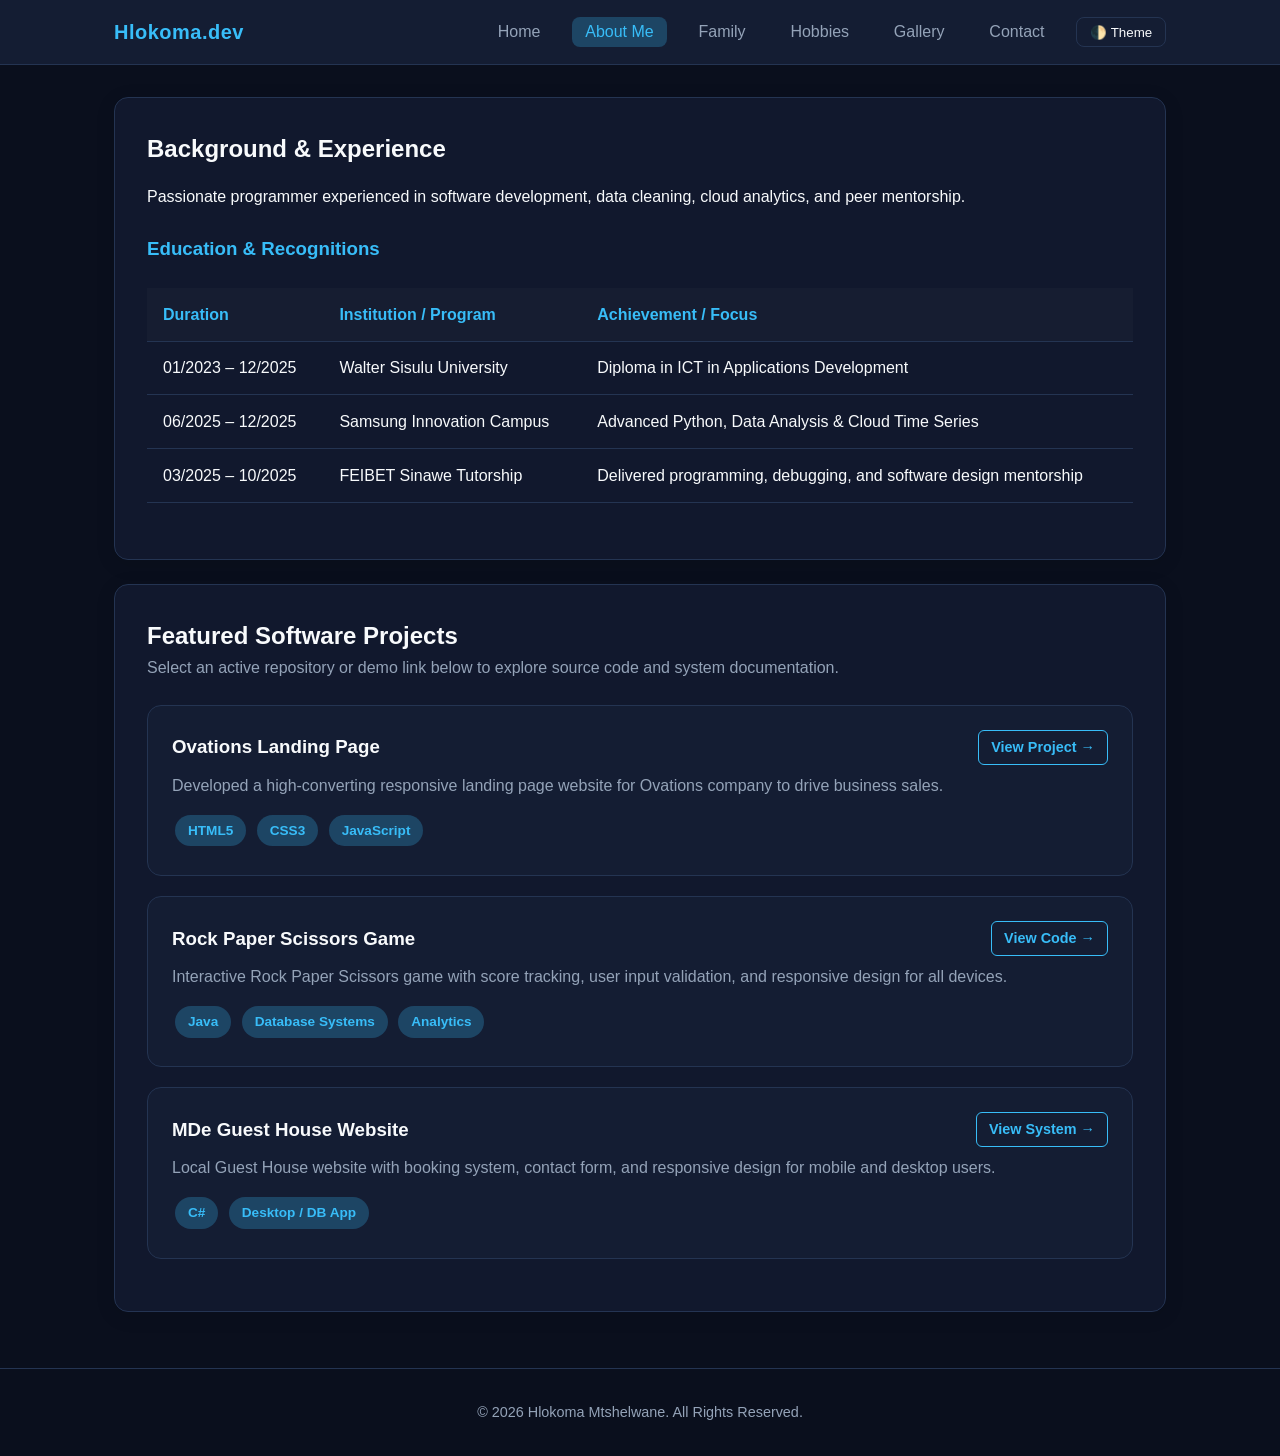
<file: index.html>
<!DOCTYPE html>
<html lang="en">
<head>
  <meta charset="UTF-8">
  <meta name="viewport" content="width=device-width, initial-scale=1.0">
  <title>About & Projects | Hlokoma Mtshelwane</title>
  <link rel="stylesheet" href="style.css">
</head>
<body>

  <header>
    <div class="nav-container">
      <a href="index.html" class="logo">Hlokoma.dev</a>
      <nav>
        <ul>
          <li><a href="index.html">Home</a></li>
          <li><a href="about.html" class="active">About Me</a></li>
          <li><a href="family.html">Family</a></li>
          <li><a href="hobbies.html">Hobbies</a></li>
          <li><a href="gallery.html">Gallery</a></li>
          <li><a href="contact.html">Contact</a></li>
          <li><button class="theme-toggle-btn" onclick="toggleTheme()">🌓 Theme</button></li>
        </ul>
      </nav>
    </div>
  </header>

  <main class="main-wrapper">

    <div class="card">
      <h2>Background & Experience</h2>
      <p style="margin: 1rem 0;">
        Passionate programmer experienced in software development, data cleaning, cloud analytics, and peer mentorship.
      </p>

      <h3 style="color: var(--accent); margin-top: 1.5rem;">Education & Recognitions</h3>
      <table>
        <thead>
          <tr>
            <th>Duration</th>
            <th>Institution / Program</th>
            <th>Achievement / Focus</th>
          </tr>
        </thead>
        <tbody>
          <tr>
            <td>01/2023 – 12/2025</td>
            <td>Walter Sisulu University</td>
            <td>Diploma in ICT in Applications Development</td>
          </tr>
          <tr>
            <td>06/2025 – 12/2025</td>
            <td>Samsung Innovation Campus</td>
            <td>Advanced Python, Data Analysis & Cloud Time Series</td>
          </tr>
          <tr>
            <td>03/2025 – 10/2025</td>
            <td>FEIBET Sinawe Tutorship</td>
            <td>Delivered programming, debugging, and software design mentorship</td>
          </tr>
        </tbody>
      </table>
    </div>


    <div class="card">
      <h2>Featured Software Projects</h2>
      <p style="color: var(--text-muted); margin-bottom: 1.5rem;">
        Select an active repository or demo link below to explore source code and system documentation.
      </p>

      
      <div class="project-card">
        <div class="project-header">
          <h3>Ovations Landing Page</h3>
          <a href="https://ovationsza.com/" target="_blank" rel="noopener noreferrer" class="project-link">
            View Project &rarr;
          </a>
        </div>
        <p style="color: var(--text-muted); margin-bottom: 0.75rem;">
          Developed a high-converting responsive landing page website for Ovations company to drive business sales.
        </p>
        <span class="badge">HTML5</span>
        <span class="badge">CSS3</span>
        <span class="badge">JavaScript</span>
      </div>


      <div class="project-card">
        <div class="project-header">
          <h3>Rock Paper Scissors Game</h3>
          <a href="https://moccasin-bear-323754.hostingersite.com/" target="_blank" rel="noopener noreferrer" class="project-link">
            View Code &rarr;
          </a>
        </div>
        <p style="color: var(--text-muted); margin-bottom: 0.75rem;">
          Interactive Rock Paper Scissors game with score tracking, user input validation, and responsive design for all devices.
        </p>
        <span class="badge">Java</span>
        <span class="badge">Database Systems</span>
        <span class="badge">Analytics</span>
      </div>


      <div class="project-card">
        <div class="project-header">
          <h3>MDe Guest House Website</h3>
          <a href="https://floralwhite-ape-929493.hostingersite.com/" target="_blank" rel="noopener noreferrer" class="project-link">
            View System &rarr;
          </a>
        </div>
        <p style="color: var(--text-muted); margin-bottom: 0.75rem;">
          Local Guest House website with booking system, contact form, and responsive design for mobile and desktop users.
        </p>
        <span class="badge">C#</span>
        <span class="badge">Desktop / DB App</span>
      </div>
    </div>
  </main>

  <footer>
    <p>&copy; 2026 Hlokoma Mtshelwane. All Rights Reserved.</p>
  </footer>

  <script src="script.js"></script>
</body>
</html>
</file>
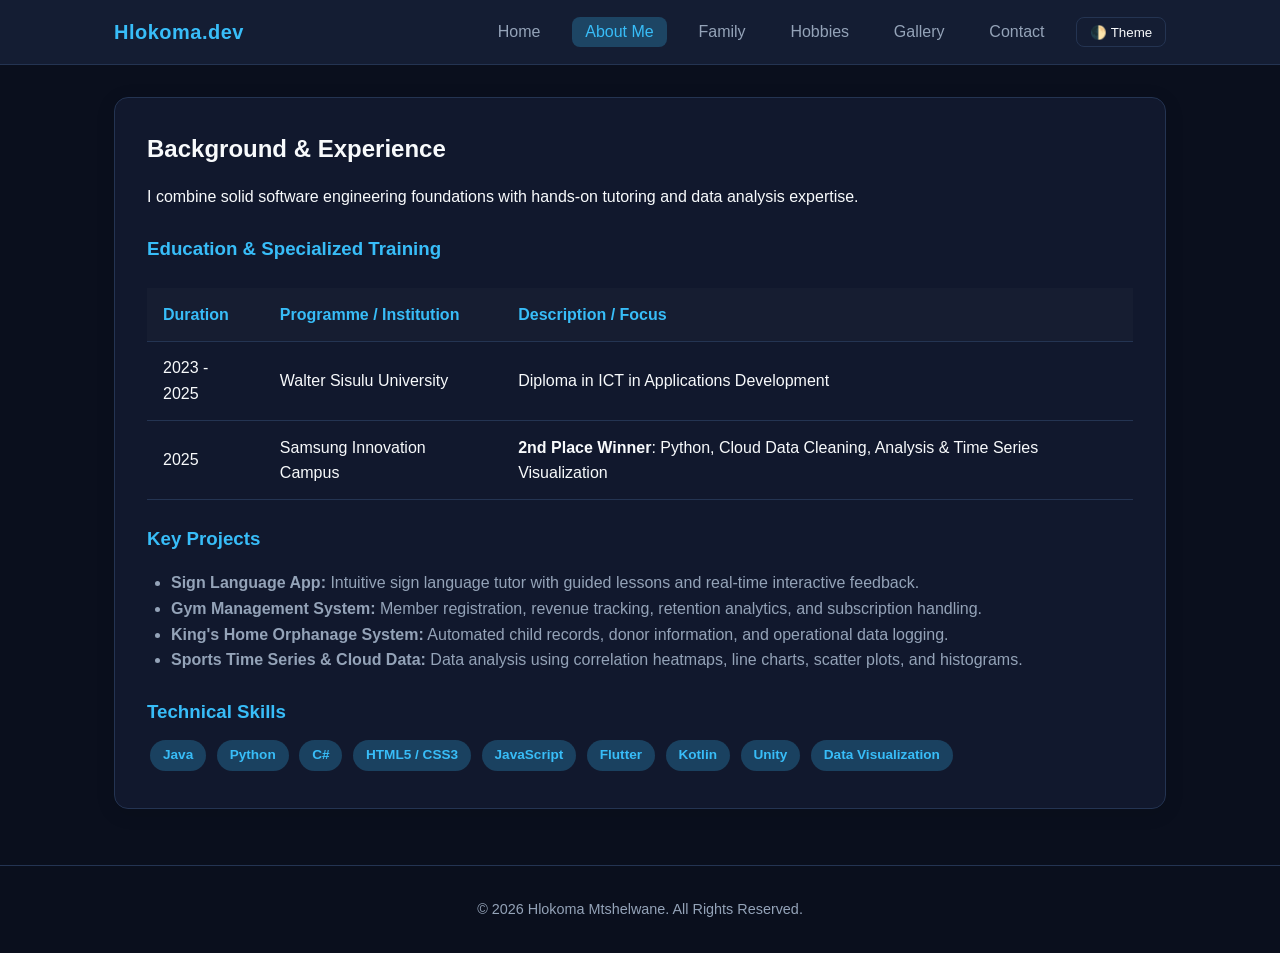
<file: about.html>
<!DOCTYPE html>
<html lang="en">
<head>
  <meta charset="UTF-8">
  <meta name="viewport" content="width=device-width, initial-scale=1.0">
  <title>About Me | Hlokoma Mtshelwane</title>
  <link rel="stylesheet" href="style.css">
</head>
<body>

  <header>
    <div class="nav-container">
      <a href="index.html" class="logo">Hlokoma.dev</a>
      <nav>
        <ul>
          <li><a href="index.html">Home</a></li>
          <li><a href="about.html" class="active">About Me</a></li>
          <li><a href="family.html">Family</a></li>
          <li><a href="hobbies.html">Hobbies</a></li>
          <li><a href="gallery.html">Gallery</a></li>
          <li><a href="contact.html">Contact</a></li>
          <li><button class="theme-toggle-btn" onclick="toggleTheme()">🌓 Theme</button></li>
        </ul>
      </nav>
    </div>
  </header>

  <main class="main-wrapper">
    <div class="card">
      <h2>Background & Experience</h2>
      <p style="margin: 1rem 0;">
        I combine solid software engineering foundations with hands-on tutoring and data analysis expertise.
      </p>

      <h3 style="color: var(--accent); margin-top: 1.5rem;">Education & Specialized Training</h3>
      <table>
        <thead>
          <tr>
            <th>Duration</th>
            <th>Programme / Institution</th>
            <th>Description / Focus</th>
          </tr>
        </thead>
        <tbody>
          <tr>
            <td>2023 - 2025</td>
            <td>Walter Sisulu University</td>
            <td>Diploma in ICT in Applications Development</td>
          </tr>
          <tr>
            <td>2025</td>
            <td>Samsung Innovation Campus</td>
            <td><strong>2nd Place Winner</strong>: Python, Cloud Data Cleaning, Analysis & Time Series Visualization</td>
          </tr>
        </tbody>
      </table>

      <h3 style="color: var(--accent); margin-top: 1.5rem;">Key Projects</h3>
      <ul style="margin: 1rem 0 1.5rem 1.5rem; color: var(--text-muted);">
        <li><strong>Sign Language App:</strong> Intuitive sign language tutor with guided lessons and real-time interactive feedback.</li>
        <li><strong>Gym Management System:</strong> Member registration, revenue tracking, retention analytics, and subscription handling.</li>
        <li><strong>King's Home Orphanage System:</strong> Automated child records, donor information, and operational data logging.</li>
        <li><strong>Sports Time Series & Cloud Data:</strong> Data analysis using correlation heatmaps, line charts, scatter plots, and histograms.</li>
      </ul>

      <h3 style="color: var(--accent); margin-top: 1.5rem;">Technical Skills</h3>
      <div style="margin-top: 0.5rem;">
        <span class="badge">Java</span>
        <span class="badge">Python</span>
        <span class="badge">C#</span>
        <span class="badge">HTML5 / CSS3</span>
        <span class="badge">JavaScript</span>
        <span class="badge">Flutter</span>
        <span class="badge">Kotlin</span>
        <span class="badge">Unity</span>
        <span class="badge">Data Visualization</span>
      </div>
    </div>
  </main>

  <footer>
    <p>&copy; 2026 Hlokoma Mtshelwane. All Rights Reserved.</p>
  </footer>

  <script src="script.js"></script>
</body>
</html>
</file>
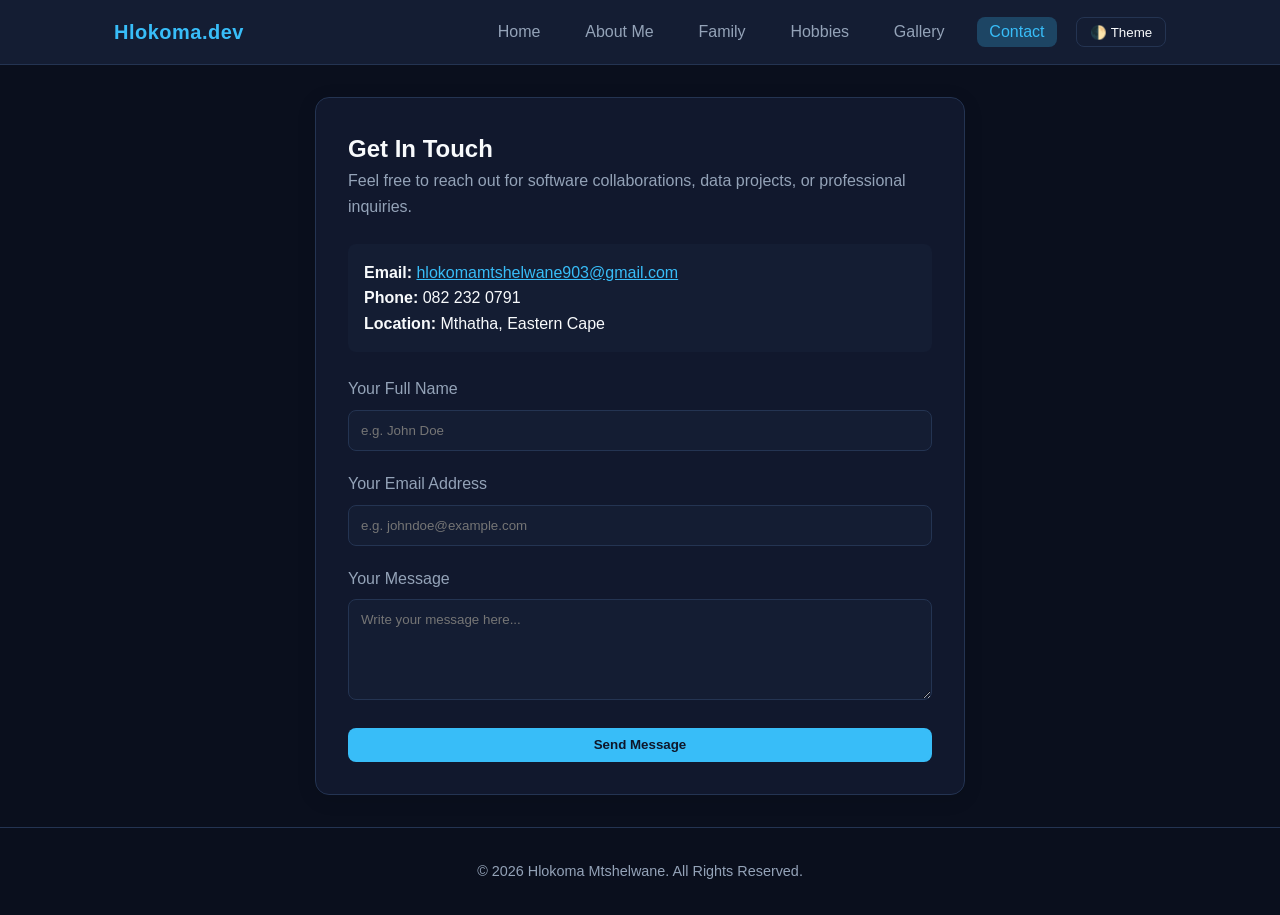
<file: contact.html>
<!DOCTYPE html>
<html lang="en">
<head>
  <meta charset="UTF-8">
  <meta name="viewport" content="width=device-width, initial-scale=1.0">
  <title>Contact | Hlokoma Mtshelwane</title>
  <link rel="stylesheet" href="style.css">
</head>
<body>

  <header>
    <div class="nav-container">
      <a href="index.html" class="logo">Hlokoma.dev</a>
      <nav>
        <ul>
          <li><a href="index.html">Home</a></li>
          <li><a href="about.html">About Me</a></li>
          <li><a href="family.html">Family</a></li>
          <li><a href="hobbies.html">Hobbies</a></li>
          <li><a href="gallery.html">Gallery</a></li>
          <li><a href="contact.html" class="active">Contact</a></li>
          <li><button class="theme-toggle-btn" onclick="toggleTheme()">🌓 Theme</button></li>
        </ul>
      </nav>
    </div>
  </header>

  <main class="main-wrapper">
    <div class="card" style="max-width: 650px; margin: 0 auto;">
      <h2>Get In Touch</h2>
      <p style="color: var(--text-muted); margin-bottom: 1.5rem;">Feel free to reach out for software collaborations, data projects, or professional inquiries.</p>

      <div style="margin-bottom: 1.5rem; padding: 1rem; background: var(--bg-surface); border-radius: 8px;">
        <p><strong>Email:</strong> <a href="mailto:hlokomamtshelwane903@gmail.com" style="color: var(--accent);">hlokomamtshelwane903@gmail.com</a></p>
        <p><strong>Phone:</strong> 082 232 0791</p>
        <p><strong>Location:</strong> Mthatha, Eastern Cape</p>
      </div>

      <form id="contact-form" onsubmit="handleContactSubmit(event)">
        <div class="form-group">
          <label for="contact-name">Your Full Name</label>
          <input type="text" id="contact-name" placeholder="e.g. John Doe">
        </div>

        <div class="form-group">
          <label for="contact-email">Your Email Address</label>
          <input type="email" id="contact-email" placeholder="e.g. johndoe@example.com">
        </div>

        <div class="form-group">
          <label for="contact-msg">Your Message</label>
          <textarea id="contact-msg" rows="5" placeholder="Write your message here..."></textarea>
        </div>

        <p id="form-feedback" style="margin-bottom: 1rem; font-weight: 500;"></p>

        <button type="submit" class="btn" style="width: 100%;">Send Message</button>
      </form>
    </div>
  </main>

  <footer>
    <p>&copy; 2026 Hlokoma Mtshelwane. All Rights Reserved.</p>
  </footer>

  <script src="script.js"></script>
</body>
</html>
</file>
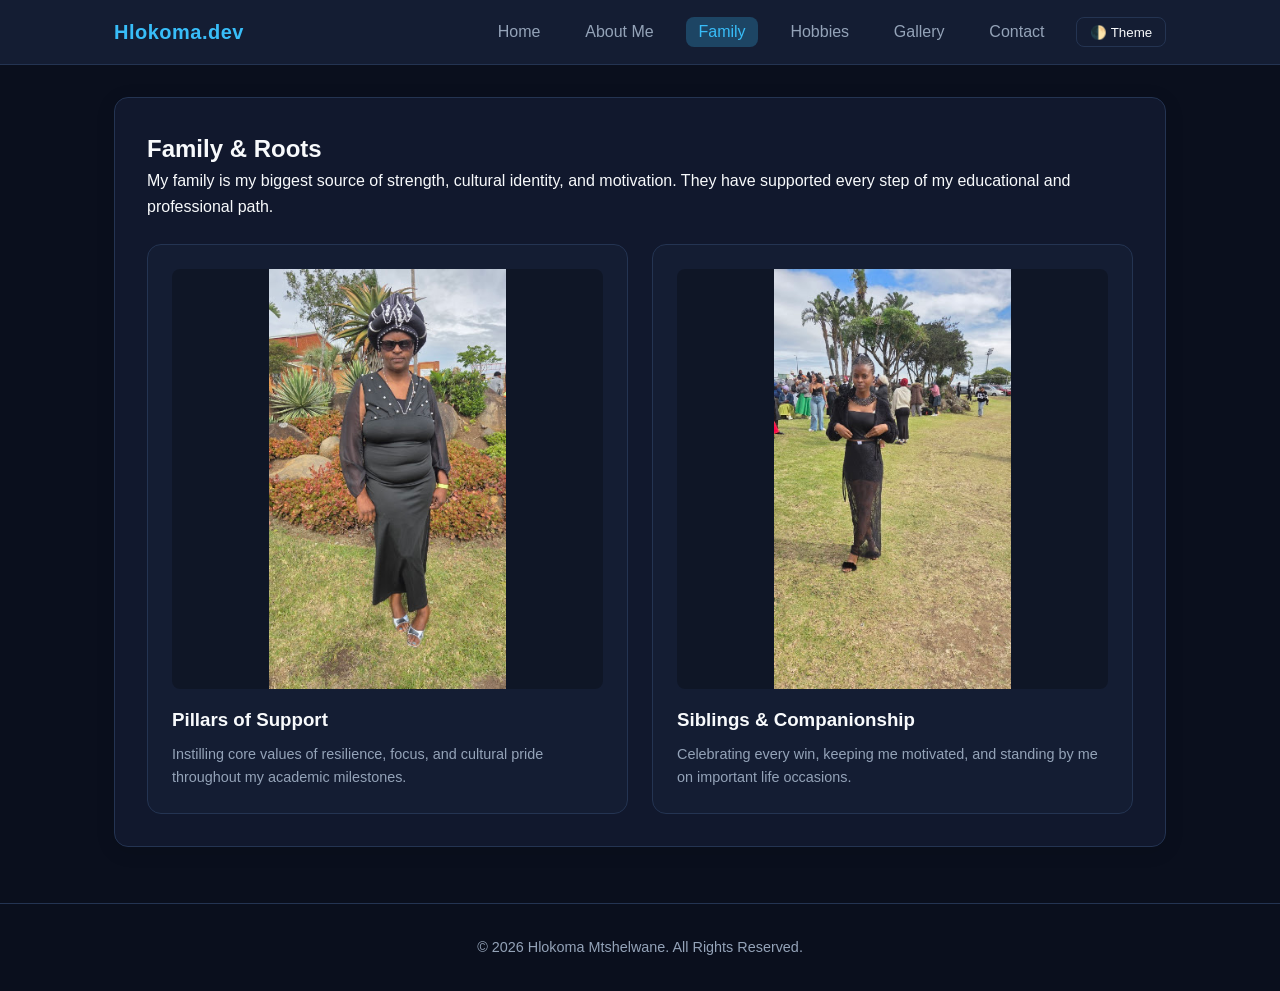
<file: family.html>
<!DOCTYPE html>
<html lang="en">
<head>
  <meta charset="UTF-8">
  <meta name="viewport" content="width=device-width, initial-scale=1.0">
  <title>Family | Hlokoma Mtshelwane</title>
  <link rel="stylesheet" href="style.css">
</head>
<body>

  <header>
    <div class="nav-container">
      <a href="index.html" class="logo">Hlokoma.dev</a>
      <nav>
        <ul>
          <li><a href="index.html">Home</a></li>
          <li><a href="about.html">About Me</a></li>
          <li><a href="family.html" class="active">Family</a></li>
          <li><a href="hobbies.html">Hobbies</a></li>
          <li><a href="gallery.html">Gallery</a></li>
          <li><a href="contact.html">Contact</a></li>
          <li><button class="theme-toggle-btn" onclick="toggleTheme()">🌓 Theme</button></li>
        </ul>
      </nav>
    </div>
  </header>

  <main class="main-wrapper">
    <div class="card">
      <h2>Family & Roots</h2>
      <p>My family is my biggest source of strength, cultural identity, and motivation. They have supported every step of my educational and professional path.</p>

      <div class="grid-cards">
        <div class="grid-item">
          <img src="src/9a3d5085-e192-47e9-96cd-13b16c5ffbf7-1_all_4147.jpg" alt="Mother and Celebration">
          <h3>Pillars of Support</h3>
          <p style="color: var(--text-muted); font-size: 0.9rem; margin-top: 0.5rem;">
            Instilling core values of resilience, focus, and cultural pride throughout my academic milestones.
          </p>
        </div>

        <div class="grid-item">
          <img src="src/9a3d5085-e192-47e9-96cd-13b16c5ffbf7-1_all_4150.jpg" alt="Sister">
          <h3>Siblings & Companionship</h3>
          <p style="color: var(--text-muted); font-size: 0.9rem; margin-top: 0.5rem;">
            Celebrating every win, keeping me motivated, and standing by me on important life occasions.
          </p>
        </div>
      </div>
    </div>
  </main>

  <footer>
    <p>&copy; 2026 Hlokoma Mtshelwane. All Rights Reserved.</p>
  </footer>

  <script src="script.js"></script>
</body>
</html>
</file>
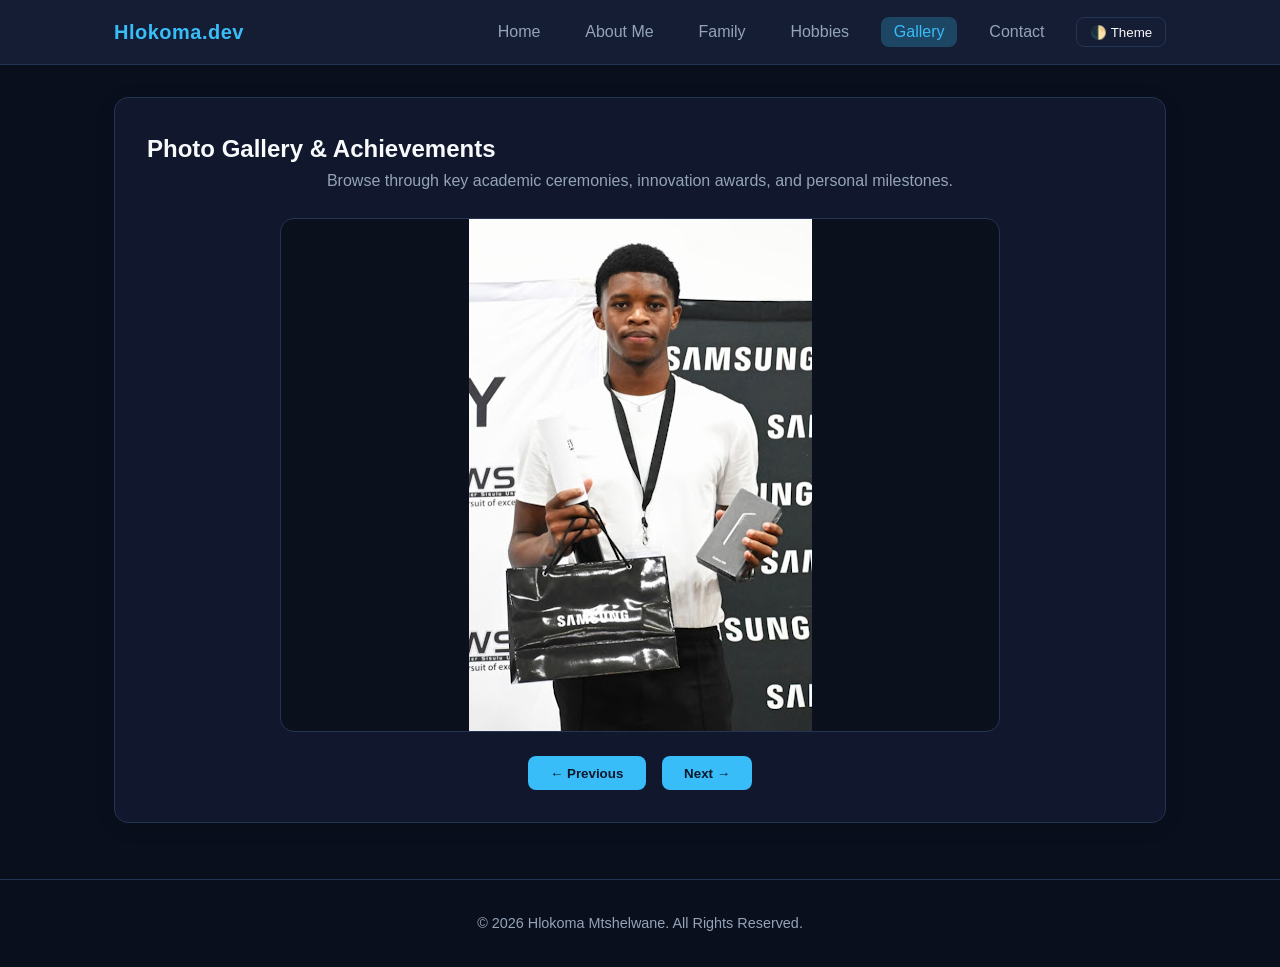
<file: gallery.html>
<!DOCTYPE html>
<html lang="en">
<head>
  <meta charset="UTF-8">
  <meta name="viewport" content="width=device-width, initial-scale=1.0">
  <title>Gallery | Hlokoma Mtshelwane</title>
  <link rel="stylesheet" href="style.css">
</head>
<body>

  <header>
    <div class="nav-container">
      <a href="index.html" class="logo">Hlokoma.dev</a>
      <nav>
        <ul>
          <li><a href="index.html">Home</a></li>
          <li><a href="about.html">About Me</a></li>
          <li><a href="family.html">Family</a></li>
          <li><a href="hobbies.html">Hobbies</a></li>
          <li><a href="gallery.html" class="active">Gallery</a></li>
          <li><a href="contact.html">Contact</a></li>
          <li><button class="theme-toggle-btn" onclick="toggleTheme()">🌓 Theme</button></li>
        </ul>
      </nav>
    </div>
  </header>

  <main class="main-wrapper">
    <div class="card">
      <h2>Photo Gallery & Achievements</h2>
      <p style="text-align: center; color: var(--text-muted);">Browse through key academic ceremonies, innovation awards, and personal milestones.</p>

      <div class="slideshow-container">
        <img class="slide active" src="src/SIC.jpg" alt="Samsung Innovation Campus 2nd Place Award">
        <img class="slide" src="src/1000121530.jpg" alt="Graduation Stage Ceremony">
        <img class="slide" src="src/9a3d5085-e192-47e9-96cd-13b16c5ffbf7-1_all_4147.jpg" alt="Graduation with Family">
      </div>

      <div class="slideshow-controls">
        <button class="btn" onclick="changeSlide(-1)">&larr; Previous</button>
        <button class="btn" onclick="changeSlide(1)">Next &rarr;</button>
      </div>
    </div>
  </main>

  <footer>
    <p>&copy; 2026 Hlokoma Mtshelwane. All Rights Reserved.</p>
  </footer>

  <script src="script.js"></script>
</body>
</html>
</file>
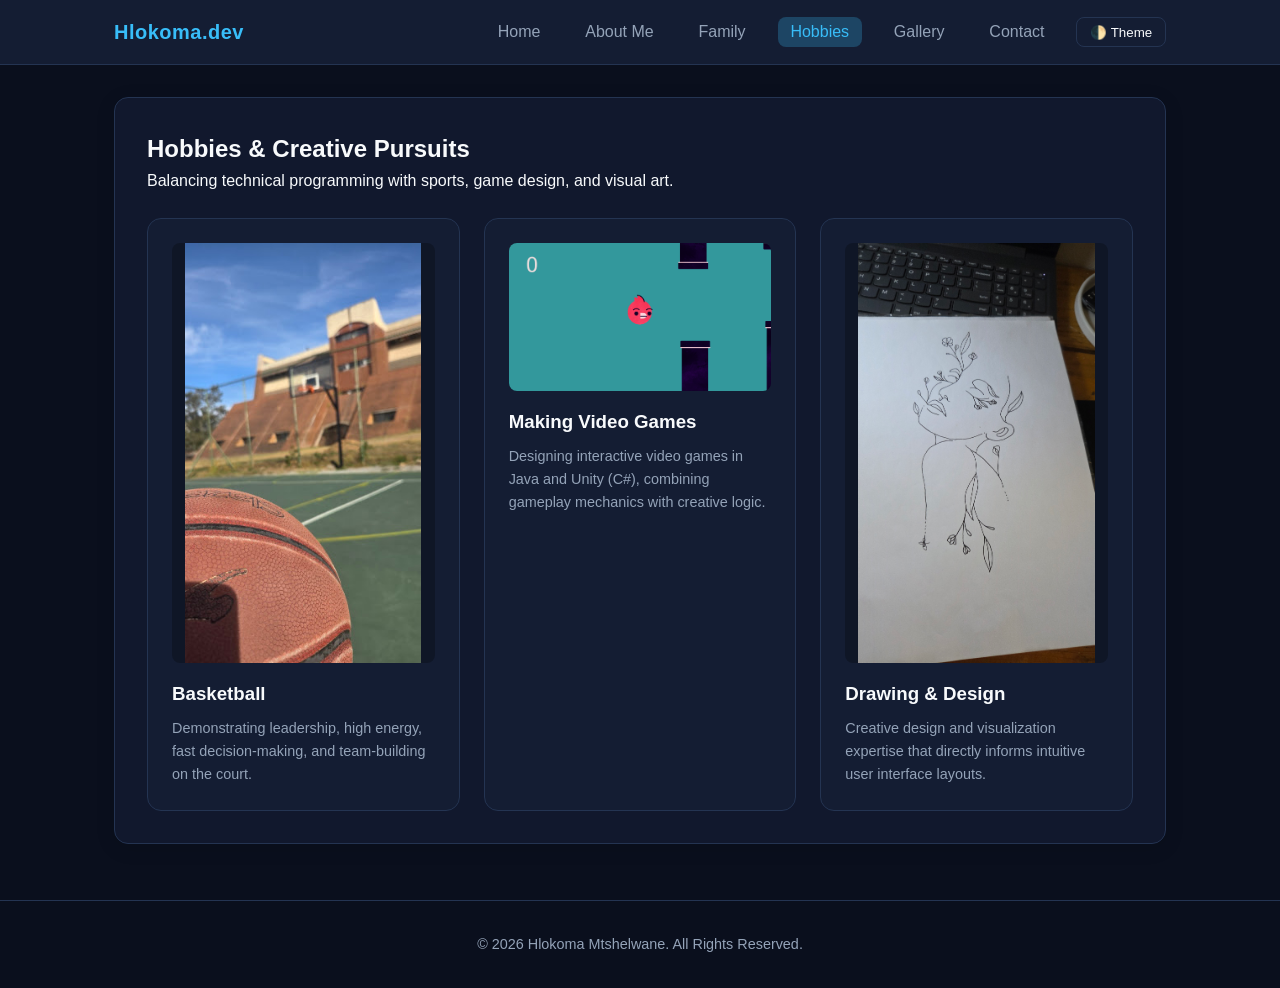
<file: hobbies.html>
<!DOCTYPE html>
<html lang="en">
<head>
  <meta charset="UTF-8">
  <meta name="viewport" content="width=device-width, initial-scale=1.0">
  <title>Hobbies | Hlokoma Mtshelwane</title>
  <link rel="stylesheet" href="style.css">
</head>
<body>

  <header>
    <div class="nav-container">
      <a href="index.html" class="logo">Hlokoma.dev</a>
      <nav>
        <ul>
          <li><a href="index.html">Home</a></li>
          <li><a href="about.html">About Me</a></li>
          <li><a href="family.html">Family</a></li>
          <li><a href="hobbies.html" class="active">Hobbies</a></li>
          <li><a href="gallery.html">Gallery</a></li>
          <li><a href="contact.html">Contact</a></li>
          <li><button class="theme-toggle-btn" onclick="toggleTheme()">🌓 Theme</button></li>
        </ul>
      </nav>
    </div>
  </header>

  <main class="main-wrapper">
    <div class="card">
      <h2>Hobbies & Creative Pursuits</h2>
      <p>Balancing technical programming with sports, game design, and visual art.</p>


      
      <div class="grid-cards">
        <div class="grid-item">
          <img src="src/9a3d5085-e192-47e9-96cd-13b16c5ffbf7-1_all_7171.jpg" alt="Basketball Court">
          <h3>Basketball</h3>
          <p style="color: var(--text-muted); font-size: 0.9rem; margin-top: 0.5rem;">
            Demonstrating leadership, high energy, fast decision-making, and team-building on the court.
          </p>
        </div>

        <div class="grid-item">
          <img src="src/WhatsApp Image 2026-09-02 at 3.25.27 PM.jpeg" alt="Video Game Development">
          <h3>Making Video Games</h3>
          <p style="color: var(--text-muted); font-size: 0.9rem; margin-top: 0.5rem;">
            Designing interactive video games in Java and Unity (C#), combining gameplay mechanics with creative logic.
          </p>
        </div>

        <div class="grid-item">
          <img src="src/drawing.jpg" alt="Drawing and Art">
          <h3>Drawing & Design</h3>
          <p style="color: var(--text-muted); font-size: 0.9rem; margin-top: 0.5rem;">
            Creative design and visualization expertise that directly informs intuitive user interface layouts.
          </p>
        </div>
      </div>
    </div>
  </main>

  <footer>
    <p>&copy; 2026 Hlokoma Mtshelwane. All Rights Reserved.</p>
  </footer>

  <script src="script.js"></script>
</body>
</html>
</file>
<file: style.css>
:root {
  --bg-primary: #0a0f1d;
  --bg-surface: #141d33;
  --bg-card: rgba(20, 29, 51, 0.75);
  --accent: #38bdf8;
  --accent-glow: rgba(56, 189, 248, 0.25);
  --text-main: #f8fafc;
  --text-muted: #94a3b8;
  --border: #243452;
  --radius: 14px;
  --transition: all 0.3s ease;
}

[data-theme="light"] {
  --bg-primary: #f8fafc;
  --bg-surface: #ffffff;
  --bg-card: rgba(255, 255, 255, 0.9);
  --accent: #0284c7;
  --accent-glow: rgba(2, 132, 199, 0.15);
  --text-main: #0f172a;
  --text-muted: #64748b;
  --border: #e2e8f0;
}

* {
  margin: 0;
  padding: 0;
  box-sizing: border-box;
  font-family: 'Segoe UI', Roboto, Helvetica, Arial, sans-serif;
}

body {
  background-color: var(--bg-primary);
  color: var(--text-main);
  line-height: 1.6;
  min-height: 100vh;
  display: flex;
  flex-direction: column;
  transition: var(--transition);
}


header {
  background: var(--bg-surface);
  border-bottom: 1px solid var(--border);
  position: sticky;
  top: 0;
  z-index: 100;
  backdrop-filter: blur(10px);
}

.nav-container {
  max-width: 1100px;
  margin: 0 auto;
  display: flex;
  justify-content: space-between;
  align-items: center;
  padding: 1rem 1.5rem;
}

.logo {
  font-size: 1.25rem;
  font-weight: 700;
  color: var(--accent);
  text-decoration: none;
  letter-spacing: 0.5px;
}

nav ul {
  display: flex;
  list-style: none;
  gap: 1.2rem;
  align-items: center;
}

nav a {
  color: var(--text-muted);
  text-decoration: none;
  font-weight: 500;
  transition: var(--transition);
  padding: 0.4rem 0.8rem;
  border-radius: 8px;
}

nav a:hover, nav a.active {
  color: var(--accent);
  background: var(--accent-glow);
}

.theme-toggle-btn {
  background: none;
  border: 1px solid var(--border);
  color: var(--text-main);
  padding: 0.4rem 0.8rem;
  border-radius: 8px;
  cursor: pointer;
  transition: var(--transition);
}

.theme-toggle-btn:hover {
  border-color: var(--accent);
}


.main-wrapper {
  max-width: 1100px;
  margin: 2rem auto;
  padding: 0 1.5rem;
  flex: 1;
  width: 100%;
}

.card {
  background: var(--bg-card);
  border: 1px solid var(--border);
  border-radius: var(--radius);
  padding: 2rem;
  margin-bottom: 1.5rem;
  backdrop-filter: blur(8px);
  box-shadow: 0 4px 20px rgba(0, 0, 0, 0.1);
}


.profile-header {
  text-align: center;
  padding-top: 1.5rem;
}

.profile-avatar {
  width: 140px;
  height: 140px;
  border-radius: 50%;
  border: 3px solid var(--accent);
  object-fit: cover;
  object-position: top center;
  margin-bottom: 1rem;
  box-shadow: 0 0 20px var(--accent-glow);
}

.badge {
  display: inline-block;
  background: var(--accent-glow);
  color: var(--accent);
  font-size: 0.85rem;
  padding: 0.3rem 0.8rem;
  border-radius: 20px;
  font-weight: 600;
  margin: 0.3rem 0.2rem;
}

.badge-award {
  background: rgba(234, 179, 8, 0.15);
  color: #eab308;
  border: 1px solid rgba(234, 179, 8, 0.3);
}


table {
  width: 100%;
  border-collapse: collapse;
  margin: 1.5rem 0;
}

th, td {
  padding: 0.85rem 1rem;
  text-align: left;
  border-bottom: 1px solid var(--border);
}

th {
  color: var(--accent);
  font-weight: 600;
  background: rgba(255, 255, 255, 0.02);
}


.btn {
  display: inline-block;
  background: var(--accent);
  color: #0f172a;
  padding: 0.6rem 1.4rem;
  border-radius: 8px;
  font-weight: 600;
  border: none;
  cursor: pointer;
  text-decoration: none;
  transition: var(--transition);
}

.btn:hover {
  opacity: 0.9;
  transform: translateY(-2px);
}


.clock-widget {
  background: var(--bg-surface);
  border: 1px solid var(--border);
  padding: 0.6rem 1.2rem;
  border-radius: 8px;
  display: inline-block;
  margin: 1rem 0;
  font-family: monospace;
  font-size: 1.1rem;
  color: var(--accent);
}

.slideshow-container {
  position: relative;
  max-width: 720px;
  min-height: 460px;
  margin: 1.5rem auto;
  border-radius: var(--radius);
  overflow: hidden;
  border: 1px solid var(--border);
  background-color: rgba(0, 0, 0, 0.35);
  display: flex;
  align-items: center;
  justify-content: center;
}

.slide {
  display: none;
  width: auto;
  max-width: 100%;
  max-height: 520px;
  height: auto;
  object-fit: contain;
  margin: 0 auto;
}

.slide.active {
  display: block;
}

.slideshow-controls {
  display: flex;
  justify-content: center;
  gap: 1rem;
  margin-top: 0.75rem;
}


.grid-cards {
  display: grid;
  grid-template-columns: repeat(auto-fit, minmax(280px, 1fr));
  gap: 1.5rem;
  margin-top: 1.5rem;
}

.grid-item {
  background: var(--bg-surface);
  border: 1px solid var(--border);
  border-radius: var(--radius);
  overflow: hidden;
  padding: 1.5rem;
}

.grid-item img {
  width: 100%;
  height: auto;
  max-height: 420px;
  object-fit: contain;
  background-color: rgba(0, 0, 0, 0.25);
  border-radius: 8px;
  margin-bottom: 1rem;
  display: block;
}


.form-group {
  margin-bottom: 1.25rem;
}

.form-group label {
  display: block;
  margin-bottom: 0.5rem;
  color: var(--text-muted);
}

.form-group input, .form-group textarea {
  width: 100%;
  padding: 0.75rem;
  background: var(--bg-surface);
  border: 1px solid var(--border);
  color: var(--text-main);
  border-radius: 8px;
  outline: none;
}

.form-group input:focus, .form-group textarea:focus {
  border-color: var(--accent);
}

footer {
  text-align: center;
  padding: 2rem;
  border-top: 1px solid var(--border);
  color: var(--text-muted);
  font-size: 0.9rem;
}

@media (max-width: 768px) {
  nav ul {
    gap: 0.5rem;
    font-size: 0.85rem;
  }
}


.project-card {
  background: var(--bg-surface);
  border: 1px solid var(--border);
  border-radius: var(--radius);
  padding: 1.5rem;
  margin-bottom: 1.25rem;
  transition: var(--transition);
}

.project-card:hover {
  border-color: var(--accent);
}

.project-header {
  display: flex;
  justify-content: space-between;
  align-items: center;
  flex-wrap: wrap;
  gap: 0.5rem;
  margin-bottom: 0.5rem;
}

.project-link {
  display: inline-flex;
  align-items: center;
  gap: 0.4rem;
  color: var(--accent);
  font-size: 0.9rem;
  font-weight: 600;
  text-decoration: none;
  padding: 0.3rem 0.75rem;
  border: 1px solid var(--accent);
  border-radius: 6px;
  transition: var(--transition);
}

.project-link:hover {
  background: var(--accent);
  color: #0f172a;
}
</file>
